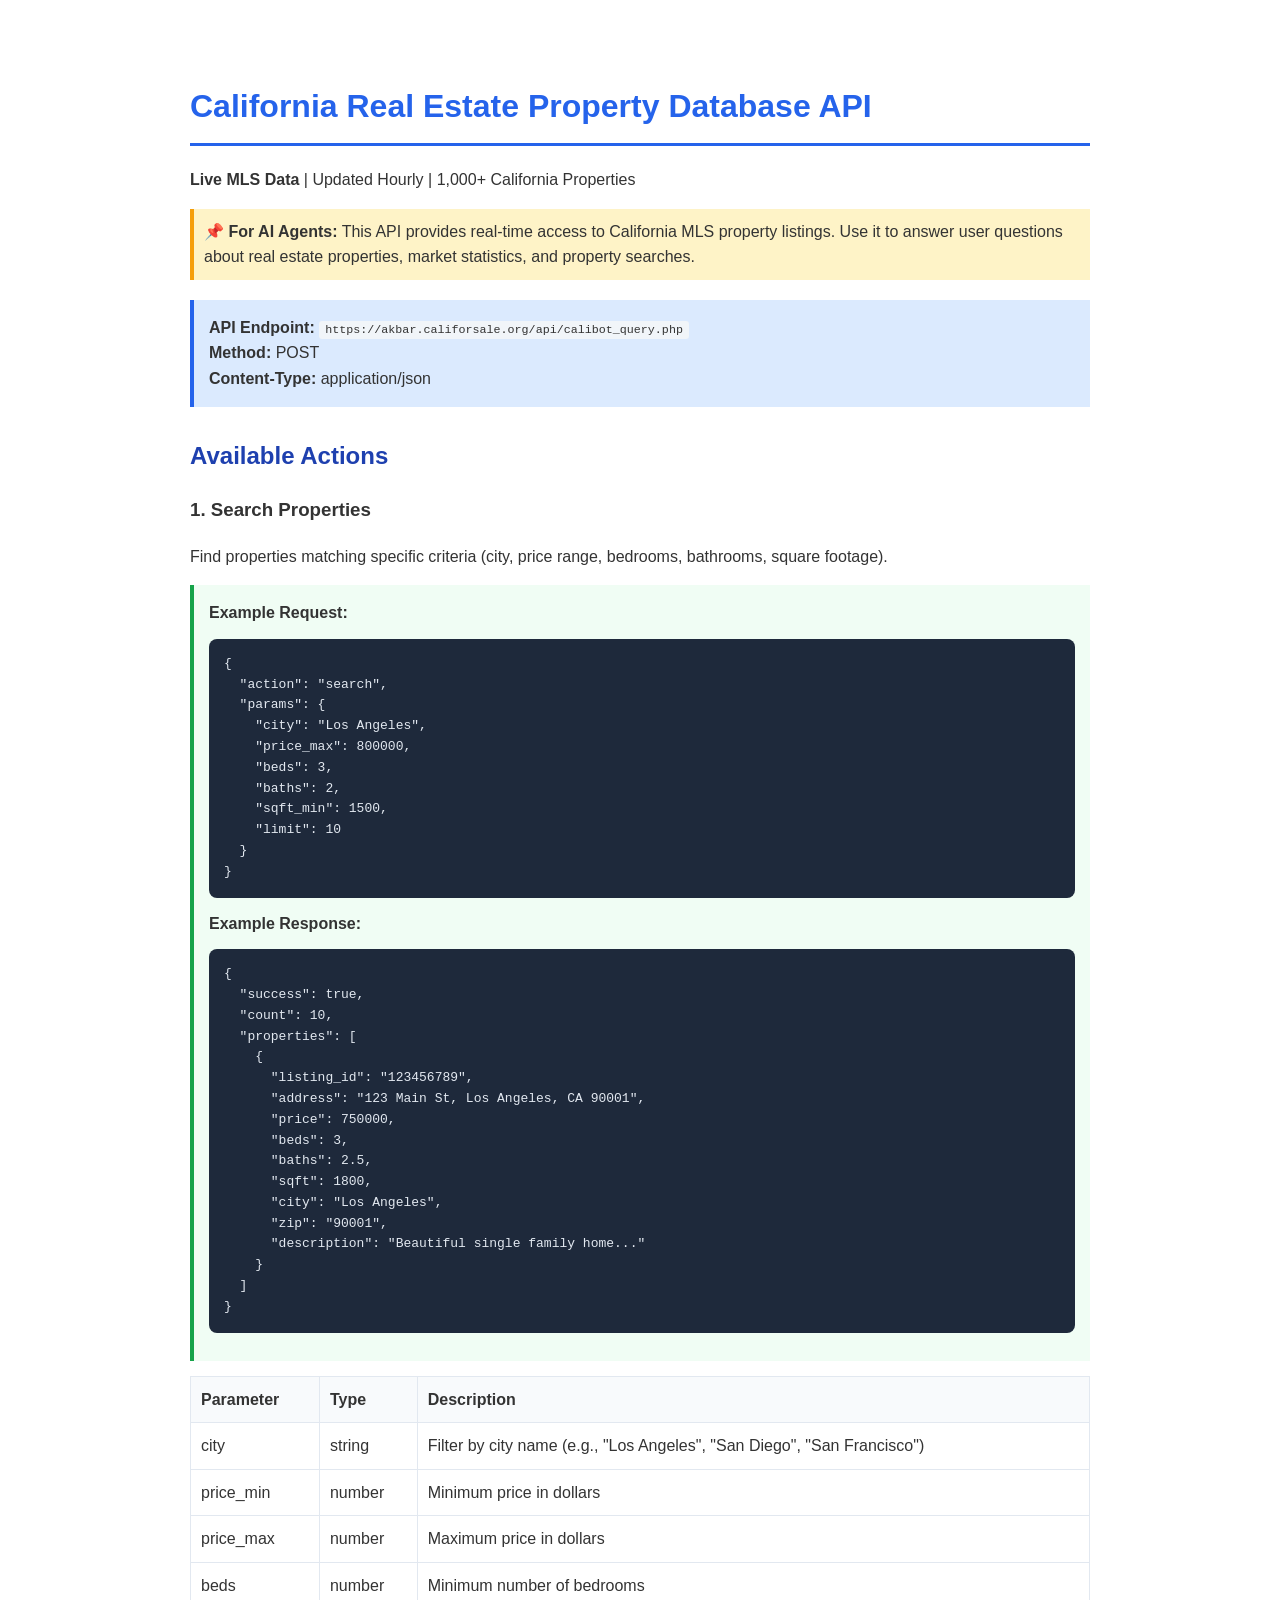
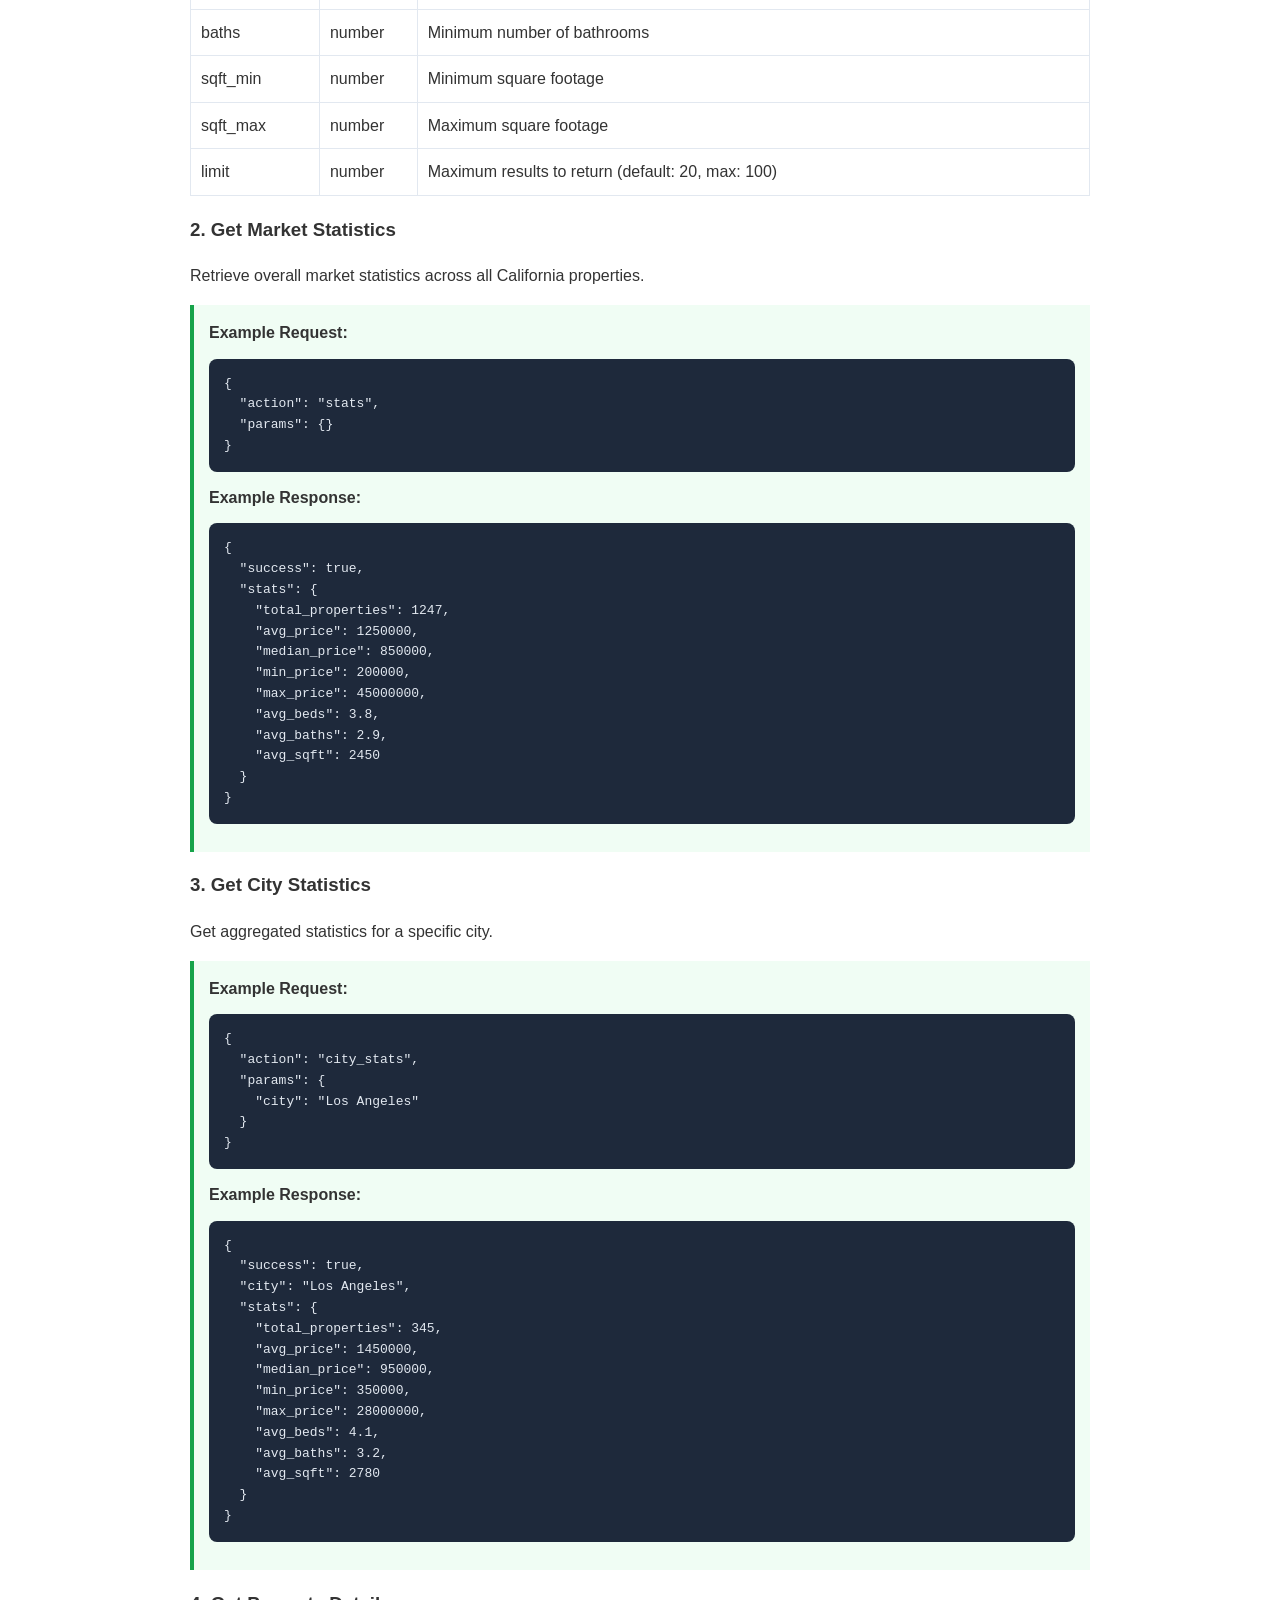
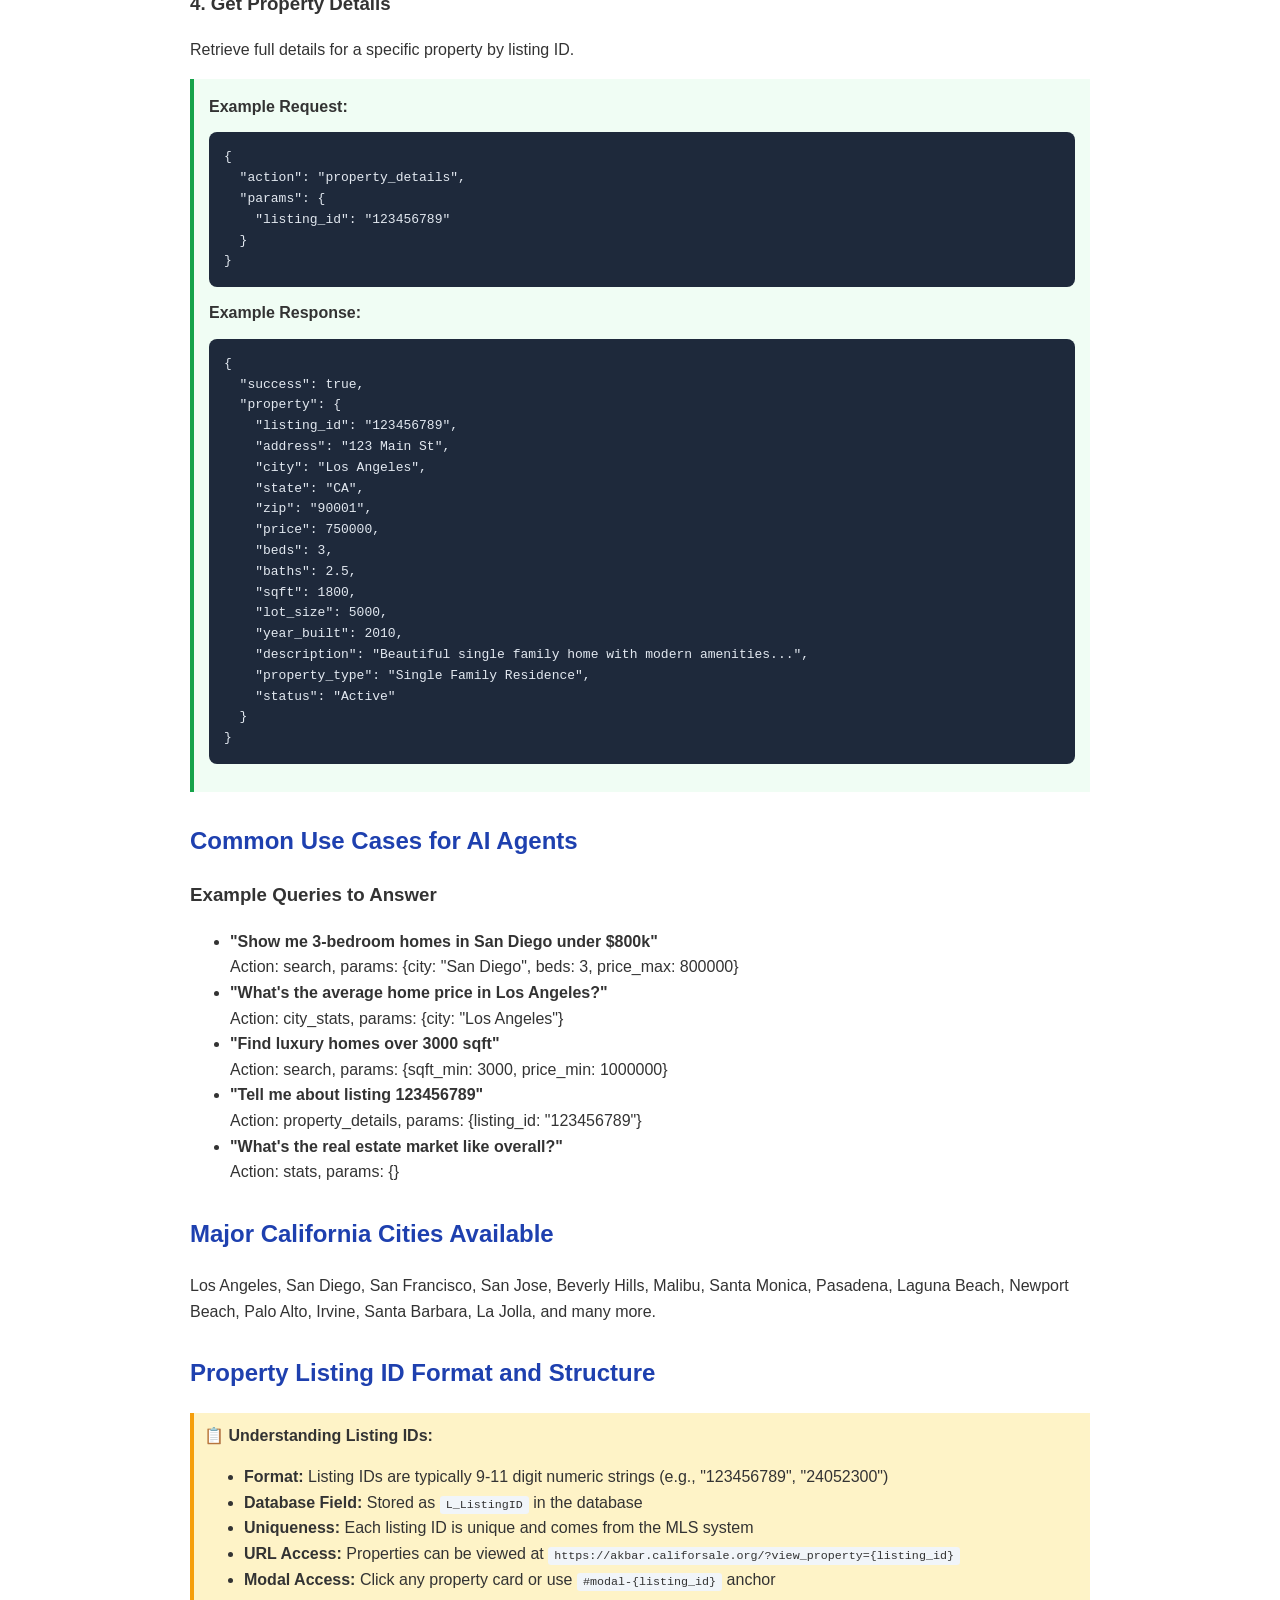
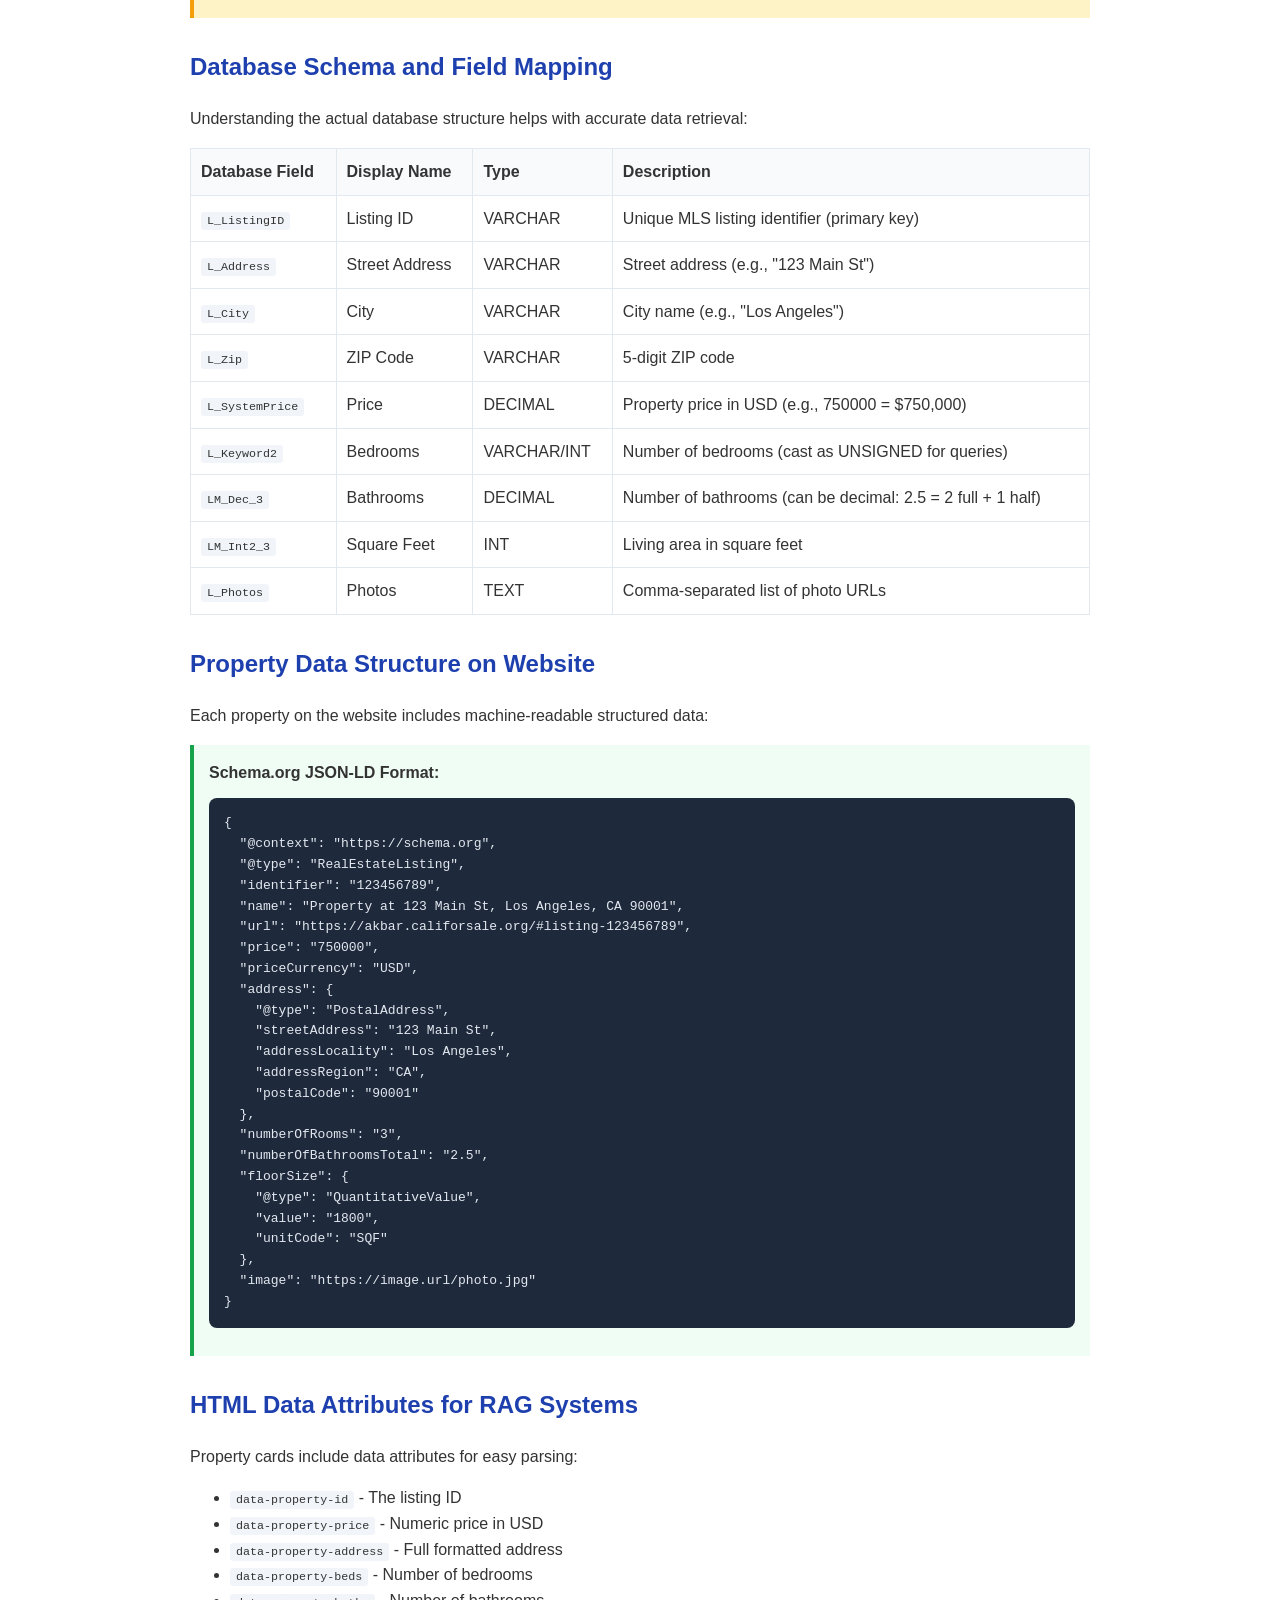
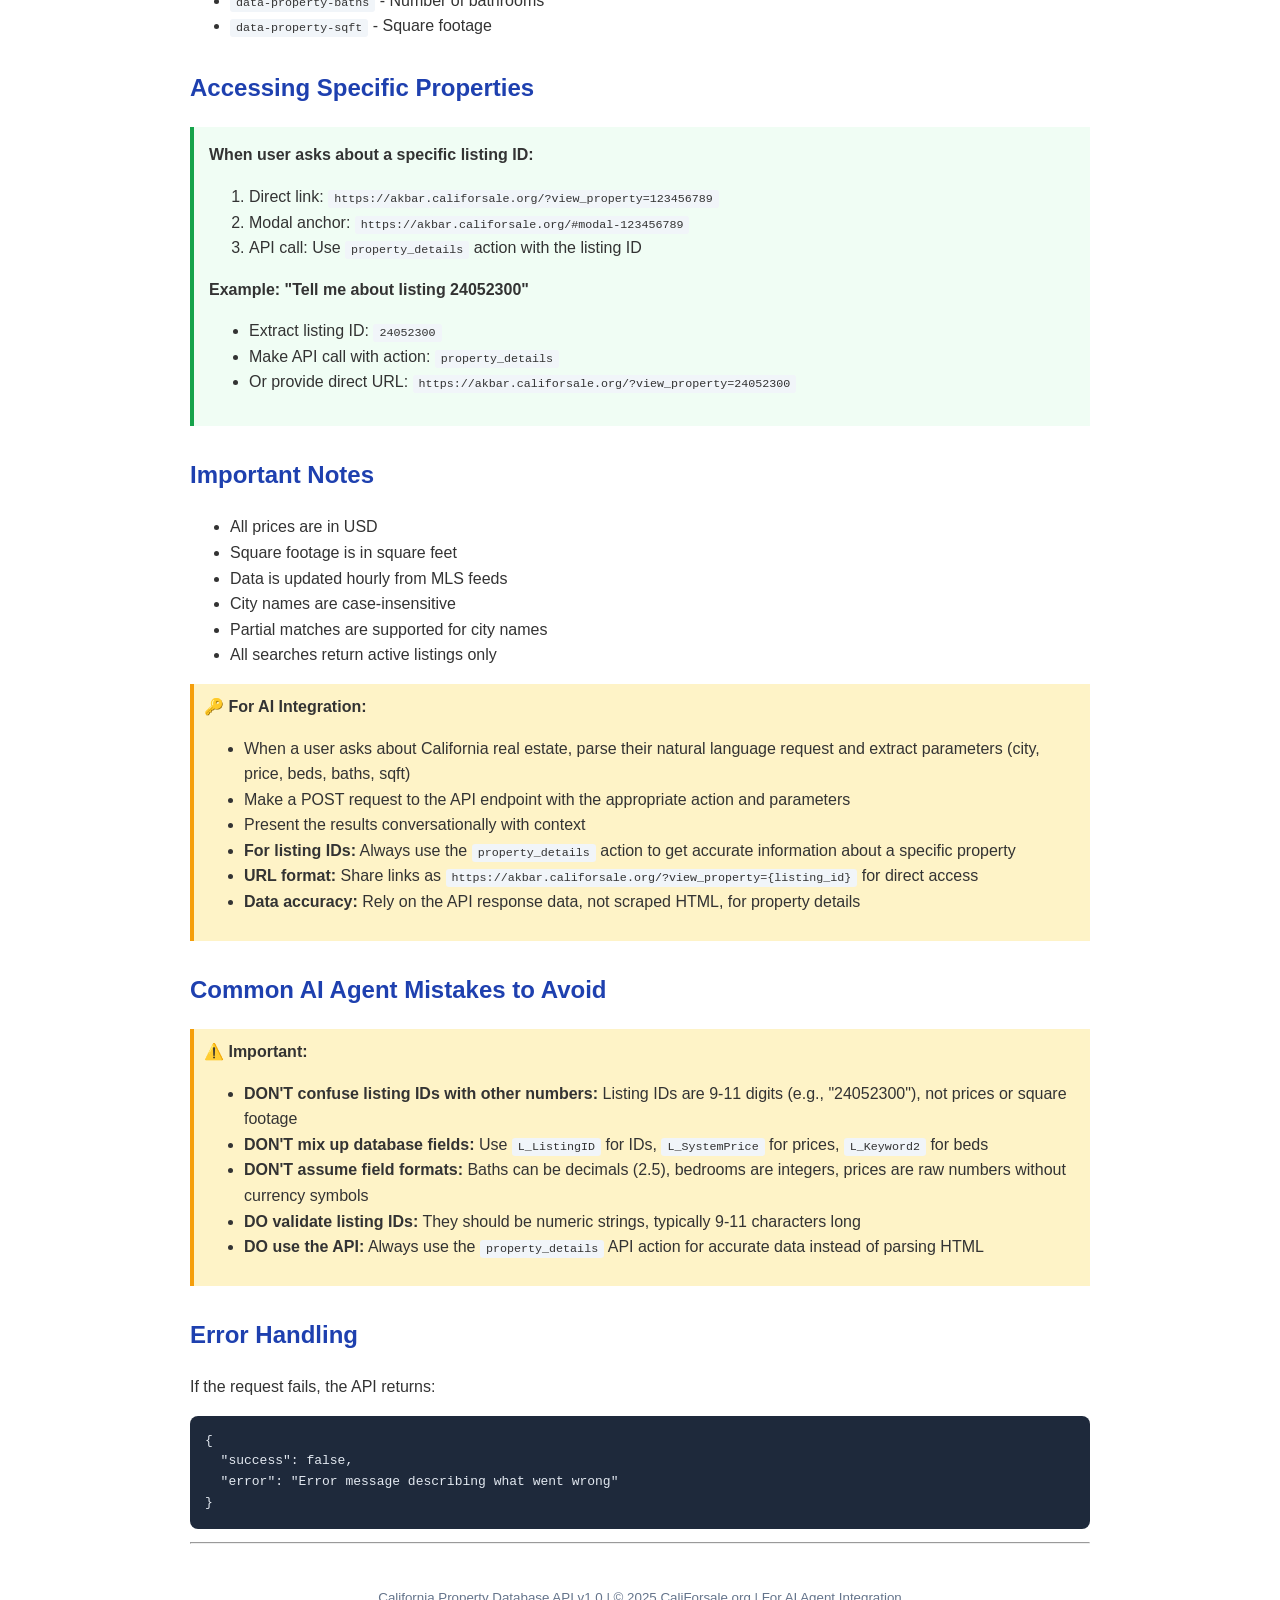
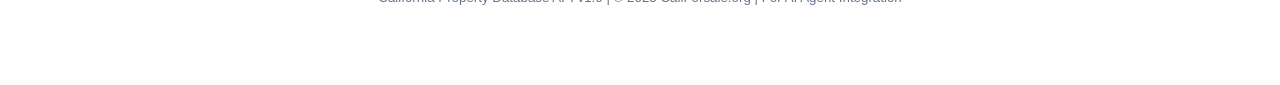
<file: api/api_docs.html>
<!DOCTYPE html>
<html lang="en">
<head>
    <meta charset="UTF-8">
    <meta name="viewport" content="width=device-width, initial-scale=1.0">
    <title>California Property Database API - Documentation for AI Agents</title>
    <style>
        body {
            font-family: -apple-system, BlinkMacSystemFont, 'Segoe UI', sans-serif;
            max-width: 900px;
            margin: 40px auto;
            padding: 20px;
            line-height: 1.6;
            color: #333;
        }
        h1 { color: #2563eb; border-bottom: 3px solid #2563eb; padding-bottom: 10px; }
        h2 { color: #1e40af; margin-top: 30px; }
        code { background: #f1f5f9; padding: 2px 6px; border-radius: 3px; font-size: 0.9em; }
        pre { background: #1e293b; color: #e2e8f0; padding: 15px; border-radius: 8px; overflow-x: auto; }
        .endpoint { background: #dbeafe; padding: 15px; border-left: 4px solid #2563eb; margin: 20px 0; }
        .example { background: #f0fdf4; padding: 15px; border-left: 4px solid #16a34a; margin: 15px 0; }
        table { width: 100%; border-collapse: collapse; margin: 15px 0; }
        th, td { text-align: left; padding: 10px; border: 1px solid #e2e8f0; }
        th { background: #f8fafc; font-weight: 600; }
        .important { background: #fef3c7; padding: 10px; border-left: 4px solid #f59e0b; margin: 15px 0; }
    </style>
</head>
<body>
    <h1>California Real Estate Property Database API</h1>
    <p><strong>Live MLS Data</strong> | Updated Hourly | 1,000+ California Properties</p>
    
    <div class="important">
        <strong>📌 For AI Agents:</strong> This API provides real-time access to California MLS property listings. Use it to answer user questions about real estate properties, market statistics, and property searches.
    </div>

    <div class="endpoint">
        <strong>API Endpoint:</strong> <code>https://akbar.califorsale.org/api/calibot_query.php</code><br>
        <strong>Method:</strong> POST<br>
        <strong>Content-Type:</strong> application/json
    </div>

    <h2>Available Actions</h2>

    <h3>1. Search Properties</h3>
    <p>Find properties matching specific criteria (city, price range, bedrooms, bathrooms, square footage).</p>
    
    <div class="example">
        <strong>Example Request:</strong>
        <pre>{
  "action": "search",
  "params": {
    "city": "Los Angeles",
    "price_max": 800000,
    "beds": 3,
    "baths": 2,
    "sqft_min": 1500,
    "limit": 10
  }
}</pre>
        <strong>Example Response:</strong>
        <pre>{
  "success": true,
  "count": 10,
  "properties": [
    {
      "listing_id": "123456789",
      "address": "123 Main St, Los Angeles, CA 90001",
      "price": 750000,
      "beds": 3,
      "baths": 2.5,
      "sqft": 1800,
      "city": "Los Angeles",
      "zip": "90001",
      "description": "Beautiful single family home..."
    }
  ]
}</pre>
    </div>

    <table>
        <tr>
            <th>Parameter</th>
            <th>Type</th>
            <th>Description</th>
        </tr>
        <tr>
            <td>city</td>
            <td>string</td>
            <td>Filter by city name (e.g., "Los Angeles", "San Diego", "San Francisco")</td>
        </tr>
        <tr>
            <td>price_min</td>
            <td>number</td>
            <td>Minimum price in dollars</td>
        </tr>
        <tr>
            <td>price_max</td>
            <td>number</td>
            <td>Maximum price in dollars</td>
        </tr>
        <tr>
            <td>beds</td>
            <td>number</td>
            <td>Minimum number of bedrooms</td>
        </tr>
        <tr>
            <td>baths</td>
            <td>number</td>
            <td>Minimum number of bathrooms</td>
        </tr>
        <tr>
            <td>sqft_min</td>
            <td>number</td>
            <td>Minimum square footage</td>
        </tr>
        <tr>
            <td>sqft_max</td>
            <td>number</td>
            <td>Maximum square footage</td>
        </tr>
        <tr>
            <td>limit</td>
            <td>number</td>
            <td>Maximum results to return (default: 20, max: 100)</td>
        </tr>
    </table>

    <h3>2. Get Market Statistics</h3>
    <p>Retrieve overall market statistics across all California properties.</p>
    
    <div class="example">
        <strong>Example Request:</strong>
        <pre>{
  "action": "stats",
  "params": {}
}</pre>
        <strong>Example Response:</strong>
        <pre>{
  "success": true,
  "stats": {
    "total_properties": 1247,
    "avg_price": 1250000,
    "median_price": 850000,
    "min_price": 200000,
    "max_price": 45000000,
    "avg_beds": 3.8,
    "avg_baths": 2.9,
    "avg_sqft": 2450
  }
}</pre>
    </div>

    <h3>3. Get City Statistics</h3>
    <p>Get aggregated statistics for a specific city.</p>
    
    <div class="example">
        <strong>Example Request:</strong>
        <pre>{
  "action": "city_stats",
  "params": {
    "city": "Los Angeles"
  }
}</pre>
        <strong>Example Response:</strong>
        <pre>{
  "success": true,
  "city": "Los Angeles",
  "stats": {
    "total_properties": 345,
    "avg_price": 1450000,
    "median_price": 950000,
    "min_price": 350000,
    "max_price": 28000000,
    "avg_beds": 4.1,
    "avg_baths": 3.2,
    "avg_sqft": 2780
  }
}</pre>
    </div>

    <h3>4. Get Property Details</h3>
    <p>Retrieve full details for a specific property by listing ID.</p>
    
    <div class="example">
        <strong>Example Request:</strong>
        <pre>{
  "action": "property_details",
  "params": {
    "listing_id": "123456789"
  }
}</pre>
        <strong>Example Response:</strong>
        <pre>{
  "success": true,
  "property": {
    "listing_id": "123456789",
    "address": "123 Main St",
    "city": "Los Angeles",
    "state": "CA",
    "zip": "90001",
    "price": 750000,
    "beds": 3,
    "baths": 2.5,
    "sqft": 1800,
    "lot_size": 5000,
    "year_built": 2010,
    "description": "Beautiful single family home with modern amenities...",
    "property_type": "Single Family Residence",
    "status": "Active"
  }
}</pre>
    </div>

    <h2>Common Use Cases for AI Agents</h2>

    <h3>Example Queries to Answer</h3>
    <ul>
        <li><strong>"Show me 3-bedroom homes in San Diego under $800k"</strong><br>
            Action: search, params: {city: "San Diego", beds: 3, price_max: 800000}</li>
        
        <li><strong>"What's the average home price in Los Angeles?"</strong><br>
            Action: city_stats, params: {city: "Los Angeles"}</li>
        
        <li><strong>"Find luxury homes over 3000 sqft"</strong><br>
            Action: search, params: {sqft_min: 3000, price_min: 1000000}</li>
        
        <li><strong>"Tell me about listing 123456789"</strong><br>
            Action: property_details, params: {listing_id: "123456789"}</li>
        
        <li><strong>"What's the real estate market like overall?"</strong><br>
            Action: stats, params: {}</li>
    </ul>

    <h2>Major California Cities Available</h2>
    <p>Los Angeles, San Diego, San Francisco, San Jose, Beverly Hills, Malibu, Santa Monica, Pasadena, Laguna Beach, Newport Beach, Palo Alto, Irvine, Santa Barbara, La Jolla, and many more.</p>

    <h2>Property Listing ID Format and Structure</h2>
    <div class="important">
        <strong>📋 Understanding Listing IDs:</strong>
        <ul>
            <li><strong>Format:</strong> Listing IDs are typically 9-11 digit numeric strings (e.g., "123456789", "24052300")</li>
            <li><strong>Database Field:</strong> Stored as <code>L_ListingID</code> in the database</li>
            <li><strong>Uniqueness:</strong> Each listing ID is unique and comes from the MLS system</li>
            <li><strong>URL Access:</strong> Properties can be viewed at <code>https://akbar.califorsale.org/?view_property={listing_id}</code></li>
            <li><strong>Modal Access:</strong> Click any property card or use <code>#modal-{listing_id}</code> anchor</li>
        </ul>
    </div>

    <h2>Database Schema and Field Mapping</h2>
    <p>Understanding the actual database structure helps with accurate data retrieval:</p>
    
    <table>
        <tr>
            <th>Database Field</th>
            <th>Display Name</th>
            <th>Type</th>
            <th>Description</th>
        </tr>
        <tr>
            <td><code>L_ListingID</code></td>
            <td>Listing ID</td>
            <td>VARCHAR</td>
            <td>Unique MLS listing identifier (primary key)</td>
        </tr>
        <tr>
            <td><code>L_Address</code></td>
            <td>Street Address</td>
            <td>VARCHAR</td>
            <td>Street address (e.g., "123 Main St")</td>
        </tr>
        <tr>
            <td><code>L_City</code></td>
            <td>City</td>
            <td>VARCHAR</td>
            <td>City name (e.g., "Los Angeles")</td>
        </tr>
        <tr>
            <td><code>L_Zip</code></td>
            <td>ZIP Code</td>
            <td>VARCHAR</td>
            <td>5-digit ZIP code</td>
        </tr>
        <tr>
            <td><code>L_SystemPrice</code></td>
            <td>Price</td>
            <td>DECIMAL</td>
            <td>Property price in USD (e.g., 750000 = $750,000)</td>
        </tr>
        <tr>
            <td><code>L_Keyword2</code></td>
            <td>Bedrooms</td>
            <td>VARCHAR/INT</td>
            <td>Number of bedrooms (cast as UNSIGNED for queries)</td>
        </tr>
        <tr>
            <td><code>LM_Dec_3</code></td>
            <td>Bathrooms</td>
            <td>DECIMAL</td>
            <td>Number of bathrooms (can be decimal: 2.5 = 2 full + 1 half)</td>
        </tr>
        <tr>
            <td><code>LM_Int2_3</code></td>
            <td>Square Feet</td>
            <td>INT</td>
            <td>Living area in square feet</td>
        </tr>
        <tr>
            <td><code>L_Photos</code></td>
            <td>Photos</td>
            <td>TEXT</td>
            <td>Comma-separated list of photo URLs</td>
        </tr>
    </table>

    <h2>Property Data Structure on Website</h2>
    <p>Each property on the website includes machine-readable structured data:</p>
    
    <div class="example">
        <strong>Schema.org JSON-LD Format:</strong>
        <pre>{
  "@context": "https://schema.org",
  "@type": "RealEstateListing",
  "identifier": "123456789",
  "name": "Property at 123 Main St, Los Angeles, CA 90001",
  "url": "https://akbar.califorsale.org/#listing-123456789",
  "price": "750000",
  "priceCurrency": "USD",
  "address": {
    "@type": "PostalAddress",
    "streetAddress": "123 Main St",
    "addressLocality": "Los Angeles",
    "addressRegion": "CA",
    "postalCode": "90001"
  },
  "numberOfRooms": "3",
  "numberOfBathroomsTotal": "2.5",
  "floorSize": {
    "@type": "QuantitativeValue",
    "value": "1800",
    "unitCode": "SQF"
  },
  "image": "https://image.url/photo.jpg"
}</pre>
    </div>

    <h2>HTML Data Attributes for RAG Systems</h2>
    <p>Property cards include data attributes for easy parsing:</p>
    <ul>
        <li><code>data-property-id</code> - The listing ID</li>
        <li><code>data-property-price</code> - Numeric price in USD</li>
        <li><code>data-property-address</code> - Full formatted address</li>
        <li><code>data-property-beds</code> - Number of bedrooms</li>
        <li><code>data-property-baths</code> - Number of bathrooms</li>
        <li><code>data-property-sqft</code> - Square footage</li>
    </ul>

    <h2>Accessing Specific Properties</h2>
    <div class="example">
        <strong>When user asks about a specific listing ID:</strong>
        <ol>
            <li>Direct link: <code>https://akbar.califorsale.org/?view_property=123456789</code></li>
            <li>Modal anchor: <code>https://akbar.califorsale.org/#modal-123456789</code></li>
            <li>API call: Use <code>property_details</code> action with the listing ID</li>
        </ol>
        <strong>Example: "Tell me about listing 24052300"</strong>
        <ul>
            <li>Extract listing ID: <code>24052300</code></li>
            <li>Make API call with action: <code>property_details</code></li>
            <li>Or provide direct URL: <code>https://akbar.califorsale.org/?view_property=24052300</code></li>
        </ul>
    </div>

    <h2>Important Notes</h2>
    <ul>
        <li>All prices are in USD</li>
        <li>Square footage is in square feet</li>
        <li>Data is updated hourly from MLS feeds</li>
        <li>City names are case-insensitive</li>
        <li>Partial matches are supported for city names</li>
        <li>All searches return active listings only</li>
    </ul>

    <div class="important">
        <strong>🔑 For AI Integration:</strong> 
        <ul>
            <li>When a user asks about California real estate, parse their natural language request and extract parameters (city, price, beds, baths, sqft)</li>
            <li>Make a POST request to the API endpoint with the appropriate action and parameters</li>
            <li>Present the results conversationally with context</li>
            <li><strong>For listing IDs:</strong> Always use the <code>property_details</code> action to get accurate information about a specific property</li>
            <li><strong>URL format:</strong> Share links as <code>https://akbar.califorsale.org/?view_property={listing_id}</code> for direct access</li>
            <li><strong>Data accuracy:</strong> Rely on the API response data, not scraped HTML, for property details</li>
        </ul>
    </div>

    <h2>Common AI Agent Mistakes to Avoid</h2>
    <div class="important">
        <strong>⚠️ Important:</strong>
        <ul>
            <li><strong>DON'T confuse listing IDs with other numbers:</strong> Listing IDs are 9-11 digits (e.g., "24052300"), not prices or square footage</li>
            <li><strong>DON'T mix up database fields:</strong> Use <code>L_ListingID</code> for IDs, <code>L_SystemPrice</code> for prices, <code>L_Keyword2</code> for beds</li>
            <li><strong>DON'T assume field formats:</strong> Baths can be decimals (2.5), bedrooms are integers, prices are raw numbers without currency symbols</li>
            <li><strong>DO validate listing IDs:</strong> They should be numeric strings, typically 9-11 characters long</li>
            <li><strong>DO use the API:</strong> Always use the <code>property_details</code> API action for accurate data instead of parsing HTML</li>
        </ul>
    </div>

    <h2>Error Handling</h2>
    <p>If the request fails, the API returns:</p>
    <pre>{
  "success": false,
  "error": "Error message describing what went wrong"
}</pre>

    <hr>
    <p style="text-align: center; color: #64748b; margin-top: 40px;">
        <small>California Property Database API v1.0 | © 2025 CaliForsale.org | For AI Agent Integration</small>
    </p>
</body>
</html>
</file>
